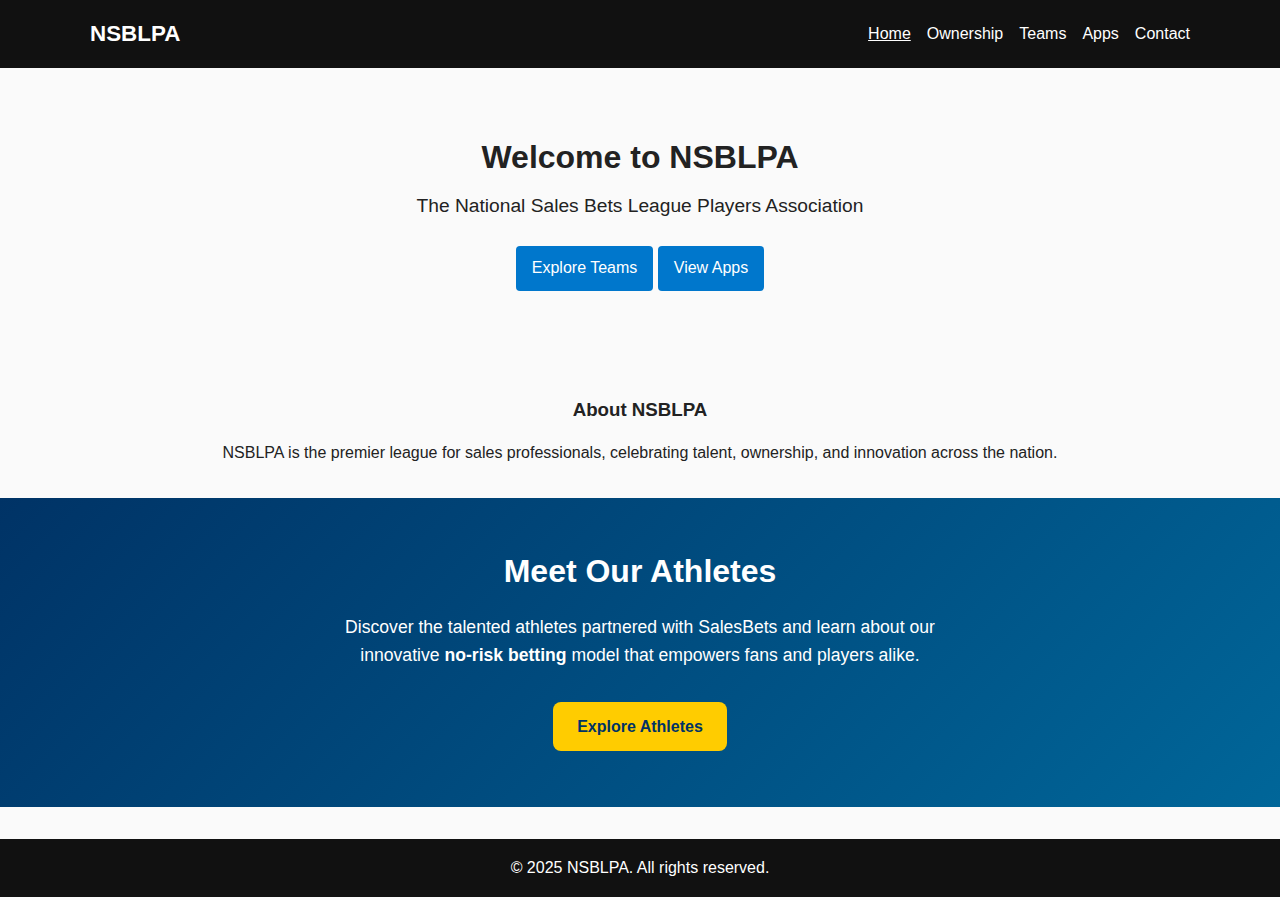
<file: index.html>
<!DOCTYPE html>
<html lang="en">
<head>
  <meta charset="UTF-8" />
  <meta name="viewport" content="width=device-width, initial-scale=1.0" />
  <title>NSBLPA - Home</title>
  <link rel="stylesheet" href="assets/styles.css" />
</head>
<body>
  <!-- Header / Navigation -->
  <header class="site-header">
    <div class="container flex-between">
        <h1 class="logo">NSBLPA</h1>

        <div class="mobile-menu" id="mobileMenu">
            &#x22EE;
        </div>

        <nav class="nav" id="navMenu">
        <ul>
            <li><a href="index.html" class="active">Home</a></li>
            <li><a href="ownership.html">Ownership</a></li>
            <li><a href="teams.html">Teams</a></li>
            <li><a href="apps.html">Apps</a></li>
            <li><a href="contact.html">Contact</a></li>
        </ul>
        </nav>
    </div>
  </header>

  <!-- Hero Section -->
  <section class="hero">
    <div class="container">
      <h2>Welcome to NSBLPA</h2>
      <p>The National Sales Bets League Players Association</p>
      <div class="hero-links">
        <a href="teams.html" class="btn">Explore Teams</a>
        <a href="apps.html" class="btn">View Apps</a>
      </div>
    </div>
  </section>

  <!-- Quick Intro -->
  <section class="intro container">
    <h3>About NSBLPA</h3>
    <p>
      NSBLPA is the premier league for sales professionals, celebrating 
      talent, ownership, and innovation across the nation.
    </p>
  </section>

   <!-- Athlete CTA Section -->
    <section class="athlete-cta">
      <h2>Meet Our Athletes</h2>
      <p>
        Discover the talented athletes partnered with SalesBets and learn about our 
        innovative <strong>no-risk betting</strong> model that empowers fans and players alike.
      </p>
      <a href="salesbets-athlete.html" class="btn">Explore Athletes</a>
    </section>

  <!-- Footer -->
  <footer class="site-footer">
    <div class="container">
      <p>&copy; 2025 NSBLPA. All rights reserved.</p>
    </div>
  </footer>
  <script src="assets/scripts.js"></script>
</body>
</html>
</file>
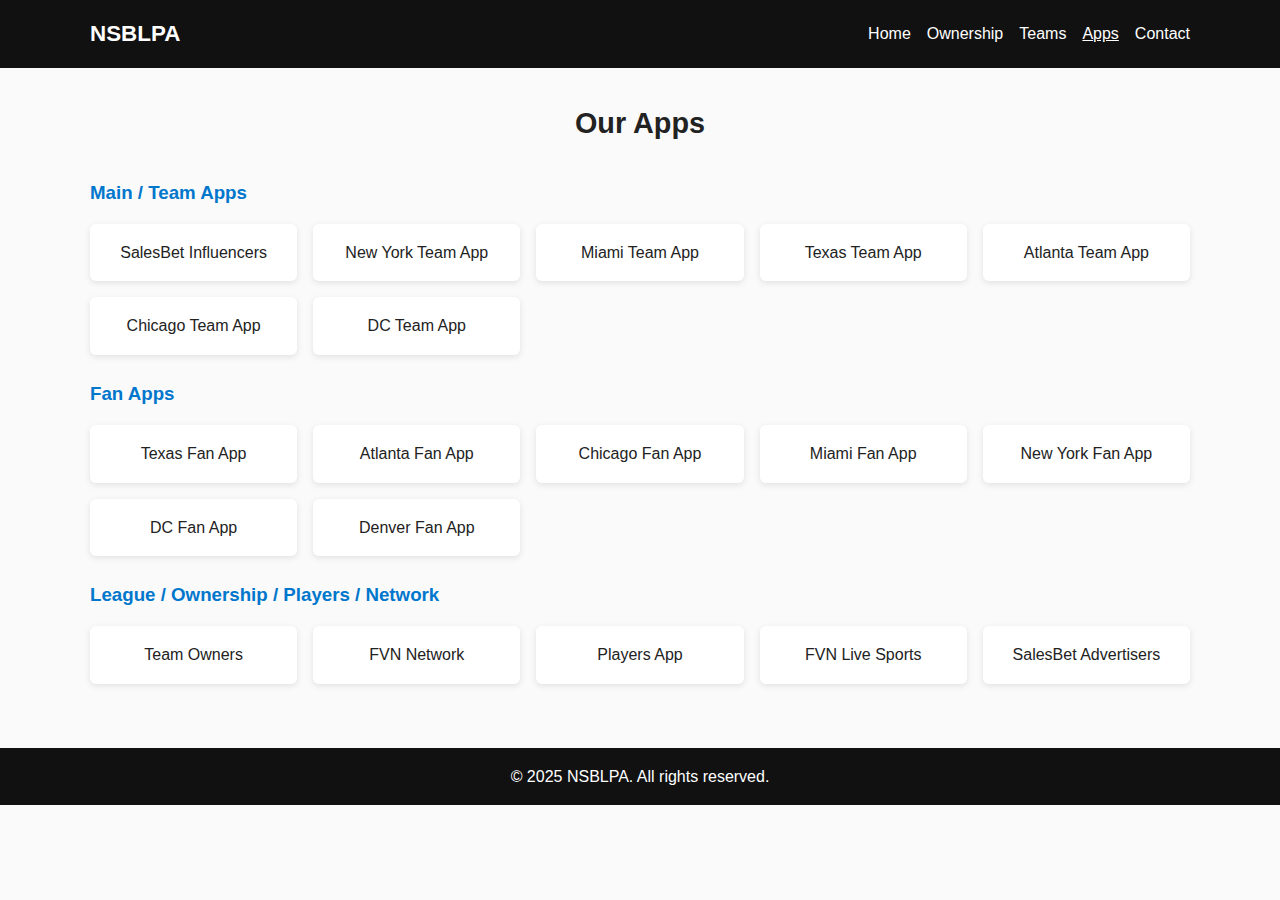
<file: apps.html>
<!DOCTYPE html>
<html lang="en">
<head>
  <meta charset="UTF-8" />
  <meta name="viewport" content="width=device-width, initial-scale=1.0" />
  <title>NSBLPA - Apps</title>
  <link rel="stylesheet" href="assets/styles.css" />
</head>
<body>
  <!-- Header -->
  <header class="site-header">
    <div class="container flex-between">
        <h1 class="logo">
            <a href="index.html">NSBLPA</a>
        </h1>

        <div class="mobile-menu" id="mobileMenu">
            &#x22EE;
        </div>

        <nav class="nav" id="navMenu">
        <ul>
            <li><a href="index.html">Home</a></li>
            <li><a href="ownership.html">Ownership</a></li>
            <li><a href="teams.html">Teams</a></li>
            <li><a href="apps.html" class="active">Apps</a></li>
            <li><a href="contact.html">Contact</a></li>
        </ul>
        </nav>
    </div>
  </header>

  <!-- Apps Section -->
  <section class="apps container">
    <h2>Our Apps</h2>

    <!-- Main / Team Apps -->
    <h3>Main / Team Apps</h3>
    <div class="app-grid">
      <a href="https://play.google.com/store/apps/details?id=com.salesbet.influencers" target="_blank" class="app-card">SalesBet Influencers</a>
      <a href="https://play.google.com/store/apps/details?id=com.nsblpa.newyork" target="_blank" class="app-card">New York Team App</a>
      <a href="https://play.google.com/store/apps/details?id=com.nsblpa.miami" target="_blank" class="app-card">Miami Team App</a>
      <a href="https://play.google.com/store/apps/details?id=com.nsblpa.texas" target="_blank" class="app-card">Texas Team App</a>
      <a href="https://play.google.com/store/apps/details?id=com.nsblpa.atlanta" target="_blank" class="app-card">Atlanta Team App</a>
      <a href="https://play.google.com/store/apps/details?id=com.nsblpa.chicago" target="_blank" class="app-card">Chicago Team App</a>
      <a href="https://play.google.com/store/apps/details?id=com.nsblpa.dc" target="_blank" class="app-card">DC Team App</a>
    </div>

    <!-- Fan Apps -->
    <h3>Fan Apps</h3>
    <div class="app-grid">
      <a href="https://play.google.com/store/apps/details?id=com.nsblpa.fan.texas" target="_blank" class="app-card">Texas Fan App</a>
      <a href="https://play.google.com/store/apps/details?id=com.nsblpa.fan.atlanta" target="_blank" class="app-card">Atlanta Fan App</a>
      <a href="https://play.google.com/store/apps/details?id=com.nsblpa.fan.chicago" target="_blank" class="app-card">Chicago Fan App</a>
      <a href="https://play.google.com/store/apps/details?id=com.nblpa.fan.miami" target="_blank" class="app-card">Miami Fan App</a>
      <a href="https://play.google.com/store/apps/details?id=com.nsblpa.fan.newyork" target="_blank" class="app-card">New York Fan App</a>
      <a href="https://play.google.com/store/apps/details?id=com.nsblpa.fan.dc" target="_blank" class="app-card">DC Fan App</a>
      <a href="https://play.google.com/store/apps/details?id=com.nsblpa.fan.denvers" target="_blank" class="app-card">Denver Fan App</a>
    </div>

    <!-- League / Ownership / Players / Network -->
    <h3>League / Ownership / Players / Network</h3>
    <div class="app-grid">
      <a href="https://play.google.com/store/apps/details?id=com.nsblpa.team_owners" target="_blank" class="app-card">Team Owners</a>
      <a href="https://play.google.com/store/apps/details?id=com.fvn.network" target="_blank" class="app-card">FVN Network</a>
      <a href="https://play.google.com/store/apps/details?id=com.nsblpa.playersapp" target="_blank" class="app-card">Players App</a>
      <a href="https://play.google.com/store/apps/details?id=com.fvn.livesports" target="_blank" class="app-card">FVN Live Sports</a>
      <a href="https://play.google.com/store/apps/details?id=com.salesbet.advertisers" target="_blank" class="app-card">SalesBet Advertisers</a>
    </div>
  </section>

  <!-- Footer -->
  <footer class="site-footer">
    <div class="container">
      <p>&copy; 2025 NSBLPA. All rights reserved.</p>
    </div>
  </footer>
  <script src="assets/scripts.js"></script>
</body>
</html>
</file>
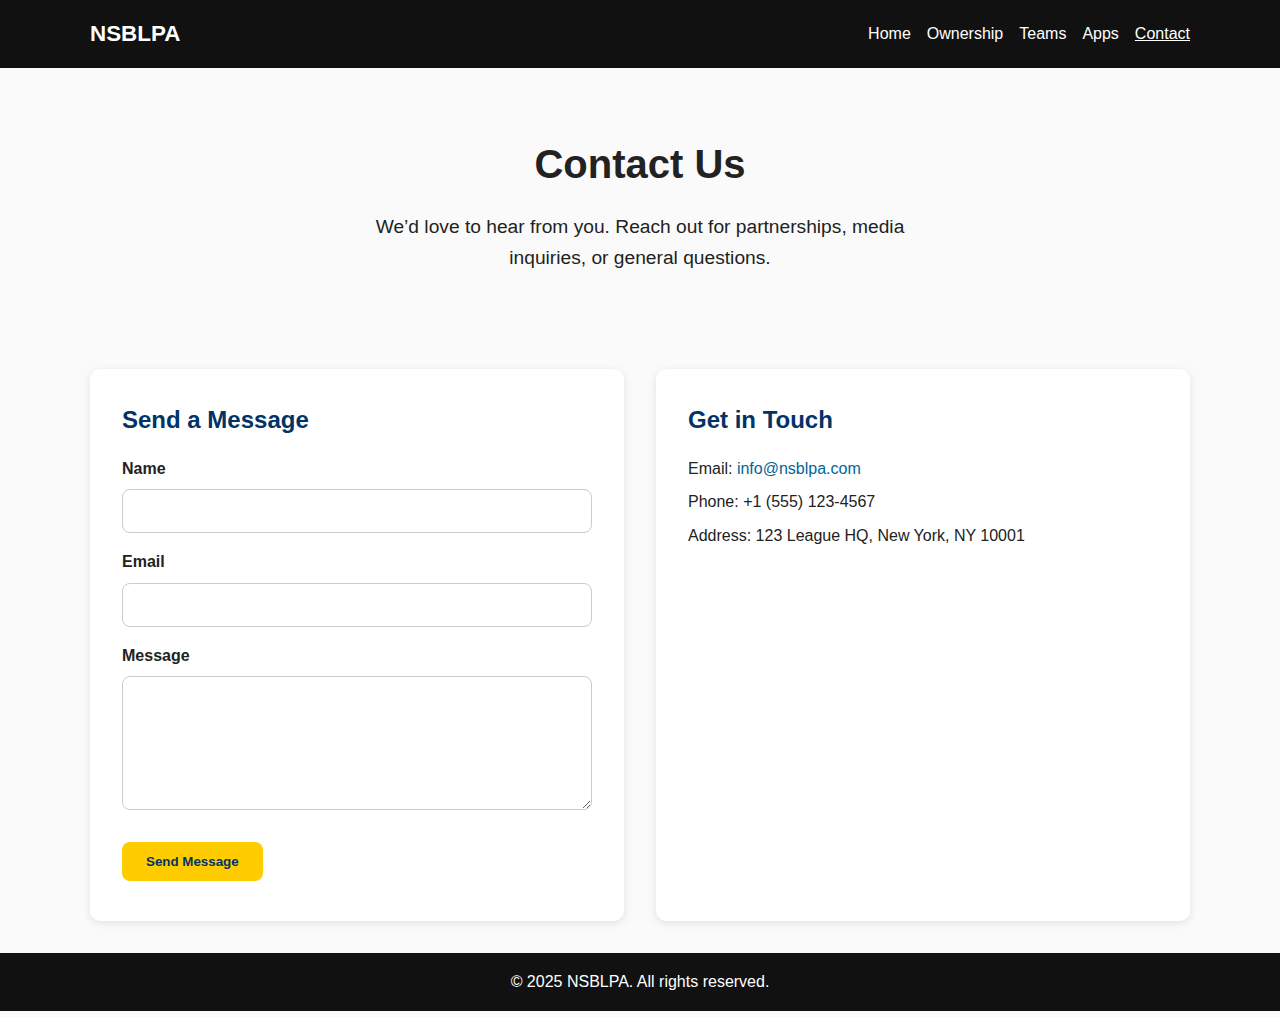
<file: contact.html>
<!DOCTYPE html>
<html lang="en">
<head>
  <meta charset="UTF-8" />
  <meta name="viewport" content="width=device-width, initial-scale=1.0" />
  <title>NSBLPA - Contact</title>
  <link rel="stylesheet" href="assets/styles.css" />
</head>
<body>
  <!-- Header -->
  <header class="site-header">
    <div class="container flex-between">
        <h1 class="logo">
            <a href="index.html">NSBLPA</a>
        </h1>

        <div class="mobile-menu" id="mobileMenu">
            &#x22EE;
        </div>

        <nav class="nav" id="navMenu">
        <ul>
            <li><a href="index.html">Home</a></li>
            <li><a href="ownership.html">Ownership</a></li>
            <li><a href="teams.html">Teams</a></li>
            <li><a href="apps.html">Apps</a></li>
            <li><a href="contact.html" class="active">Contact</a></li>
        </ul>
        </nav>
    </div>
  </header>

  <!-- Hero -->
  <section class="hero">
    <div class="container">
      <h1>Contact Us</h1>
      <p>We’d love to hear from you. Reach out for partnerships, media inquiries, or general questions.</p>
    </div>
  </section>

  <!-- Contact Section -->
  <section class="contact container">
    <div class="contact-wrapper">
      <!-- Contact Form -->
      <div class="contact-form">
        <h2>Send a Message</h2>
        <form action="send-message.php" method="POST">
          <label for="name">Name</label>
          <input type="text" id="name" name="name" required />

          <label for="email">Email</label>
          <input type="email" id="email" name="email" required />

          <label for="message">Message</label>
          <textarea id="message" name="message" rows="6" required></textarea>

          <button type="submit" class="btn">Send Message</button>
        </form>
      </div>

      <!-- Contact Info -->
      <div class="contact-info">
        <h2>Get in Touch</h2>
        <p>Email: <a href="mailto:info@nsblpa.com">info@nsblpa.com</a></p>
        <p>Phone: +1 (555) 123-4567</p>
        <p>Address: 123 League HQ, New York, NY 10001</p>
      </div>
    </div>
  </section>

  <!-- Footer -->
  <footer class="site-footer">
    <div class="container">
      <p>&copy; 2025 NSBLPA. All rights reserved.</p>
    </div>
  </footer>
  <script src="assets/scripts.js"></script>
</body>
</html>
</file>
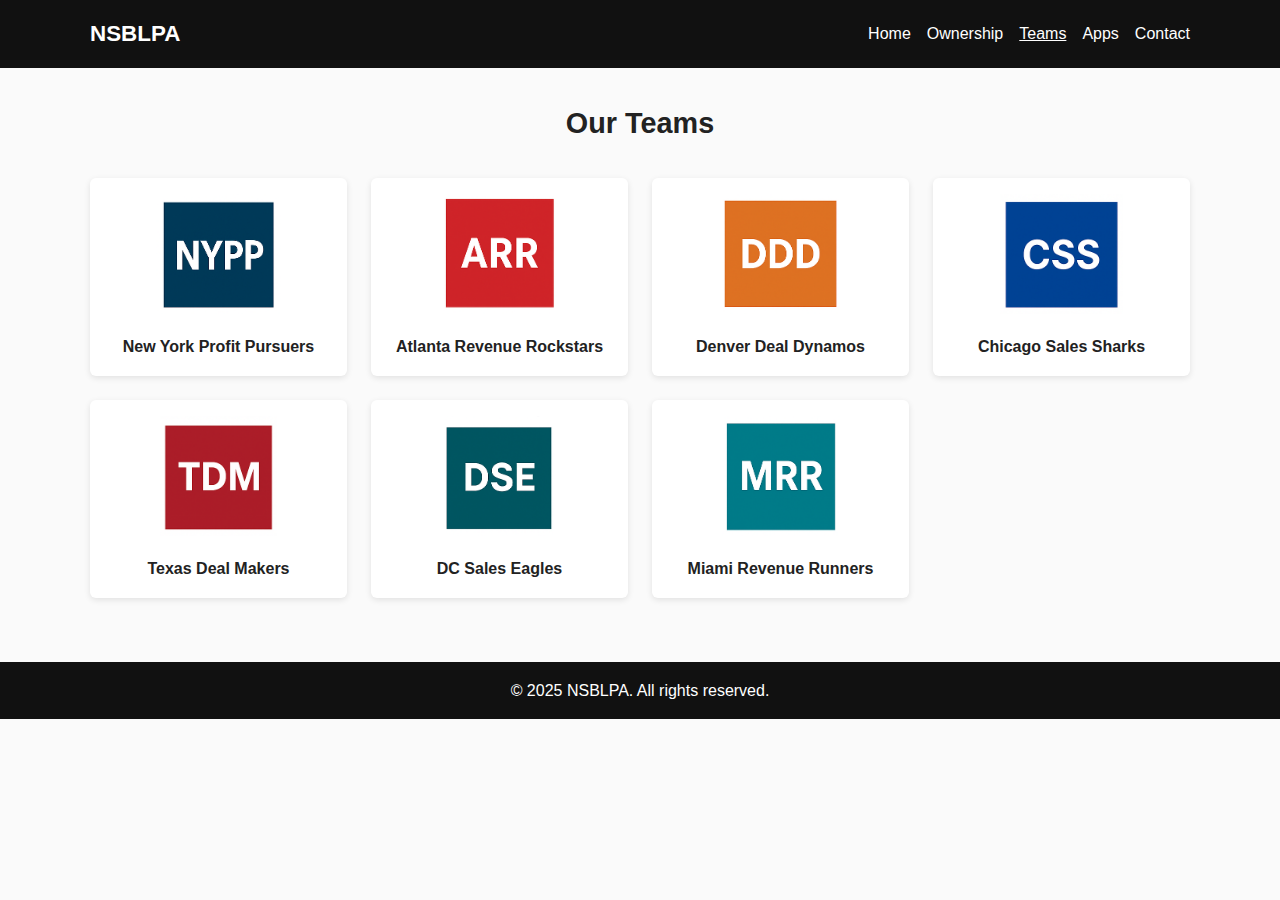
<file: teams.html>
<!DOCTYPE html>
<html lang="en">
<head>
  <meta charset="UTF-8" />
  <meta name="viewport" content="width=device-width, initial-scale=1.0" />
  <title>NSBLPA - Teams</title>
  <link rel="stylesheet" href="assets/styles.css" />
</head>
<body>
  <!-- Header -->
  <header class="site-header">
    <div class="container flex-between">
        <h1 class="logo">
            <a href="index.html">NSBLPA</a>
        </h1>

        <div class="mobile-menu" id="mobileMenu">
            &#x22EE;
        </div>

        <nav class="nav" id="navMenu">
        <ul>
            <li><a href="index.html">Home</a></li>
            <li><a href="ownership.html">Ownership</a></li>
            <li><a href="teams.html" class="active">Teams</a></li>
            <li><a href="apps.html">Apps</a></li>
            <li><a href="contact.html">Contact</a></li>
        </ul>
        </nav>
    </div>
  </header>

  <!-- Teams Section -->
  <section class="teams container">
    <h2>Our Teams</h2>
    <div class="team-grid">
      <a href="https://newyorkprofitpursuers.com/" target="_blank" class="team-card">
        <img src="assets/images/logos/newyork.png" alt="New York Profit Pursuers" />
        <h3>New York Profit Pursuers</h3>
      </a>

      <a href="https://atlantarevenuerockstars.com/" target="_blank" class="team-card">
        <img src="assets/images/logos/atlanta.png" alt="Atlanta Revenue Rockstars" />
        <h3>Atlanta Revenue Rockstars</h3>
      </a>

      <a href="https://denverdealdynamos.com/" target="_blank" class="team-card">
        <img src="assets/images/logos/denver.png" alt="Denver Deal Dynamos" />
        <h3>Denver Deal Dynamos</h3>
      </a>

      <a href="https://chicagosalessharks.com/" target="_blank" class="team-card">
        <img src="assets/images/logos/chicago.png" alt="Chicago Sales Sharks" />
        <h3>Chicago Sales Sharks</h3>
      </a>

      <a href="https://texasdealmakersteam.com/" target="_blank" class="team-card">
        <img src="assets/images/logos/texas.png" alt="Texas Deal Makers" />
        <h3>Texas Deal Makers</h3>
      </a>

      <a href="https://dcsaleseagles.com/" target="_blank" class="team-card">
        <img src="assets/images/logos/dc.png" alt="DC Sales Eagles" />
        <h3>DC Sales Eagles</h3>
      </a>

      <a href="https://miamirevenuerunners.com/" target="_blank" class="team-card">
        <img src="assets/images/logos/miami.png" alt="Miami Revenue Runners" />
        <h3>Miami Revenue Runners</h3>
      </a>
    </div>
  </section>

  <!-- Footer -->
  <footer class="site-footer">
    <div class="container">
      <p>&copy; 2025 NSBLPA. All rights reserved.</p>
    </div>
  </footer>
  <script src="assets/scripts.js"></script>
</body>
</html>
</file>
<file: assets/styles.css>
/* Reset / Base */
* {
  margin: 0;
  padding: 0;
  box-sizing: border-box;
}

body {
  font-family: Arial, sans-serif;
  line-height: 1.6;
  color: #222;
  background: #fafafa;
}

/* Utility */
.container {
  width: 90%;
  max-width: 1100px;
  margin: 0 auto;
}

.flex-between {
  display: flex;
  justify-content: space-between;
  align-items: center;
}

.btn {
  display: inline-block;
  padding: 0.6rem 1rem;
  margin: 0.5rem 0;
  background: #0077cc;
  color: #fff;
  text-decoration: none;
  border-radius: 4px;
  transition: background 0.3s;
}
.btn:hover {
  background: #005fa3;
}

/* Header */
.site-header {
  background: #111;
  color: #fff;
  padding: 1rem 0;
}
.site-header .logo {
  font-size: 1.4rem;
}
.site-header ul {
  list-style: none;
  display: flex;
  gap: 1rem;
}
.site-header a {
  color: #fff;
  text-decoration: none;
}
.site-header a.active,
.site-header a:hover {
  text-decoration: underline;
}

.site-header .container {
  display: flex;
  justify-content: space-between;
  align-items: center;
}
.nav ul {
  list-style: none;
  display: flex;
  gap: 1rem;
  margin: 0;
  padding: 0;
}
.nav ul li a {
  color: #fff;
  text-decoration: none;
}
.logo {
  margin: 0;
}

.mobile-menu {
  display: none;
  font-size: 2rem;
  cursor: pointer;
}
/* Hero */
.hero {
  padding: 4rem 0;
  text-align: center;
}
.hero h2 {
  font-size: 2rem;
  margin-bottom: 0.5rem;
}
.hero-links {
  margin-top: 1rem;
}
.hero h1 {
  font-size: 2.5rem;
  margin-bottom: 1rem;
}
.hero p {
  font-size: 1.2rem;
  max-width: 600px;
  margin: 0 auto;
}

/* Sections */
.intro,
.athlete-preview {
  padding: 2rem 0;
  text-align: center;
}
.intro h3,
.athlete-preview h3 {
  margin-bottom: 1rem;
}

/* Footer */
.site-footer {
  background: #111;
  color: #fff;
  text-align: center;
  padding: 1rem 0;
  margin-top: 2rem;
}

/* Responsive */
@media (max-width: 768px) {
  .nav {
    display: none; /* hide menu by default */
    position: absolute;
    top: 60px; /* below header */
    right: 10px;
    background: #333;
    padding: 1rem;
    border-radius: 5px;
  }
  .nav ul {
    flex-direction: column;
    gap: 0.5rem;
  }
  .nav.show {
    display: block;
  }
  .mobile-menu {
    display: block;
  }
  .site-header ul {
    flex-direction: column;
    gap: 0.5rem;
  }
  .hero {
    padding: 2rem 1rem;
  }
}

/* Teams Grid */
.teams {
  padding: 2rem 0;
  text-align: center;
}

.teams h2 {
  margin-bottom: 2rem;
  font-size: 1.8rem;
}

.team-grid {
  display: grid;
  grid-template-columns: repeat(auto-fit, minmax(220px, 1fr));
  gap: 1.5rem;
}

.team-card {
  background: #fff;
  padding: 1rem;
  border-radius: 6px;
  text-decoration: none;
  color: #222;
  box-shadow: 0 2px 6px rgba(0,0,0,0.1);
  transition: transform 0.3s, box-shadow 0.3s;
}
.team-card img {
  max-width: 100%;
  height: 120px;
  object-fit: contain;
  margin-bottom: 0.8rem;
}
.team-card h3 {
  font-size: 1rem;
}
.team-card:hover {
  transform: translateY(-5px);
  box-shadow: 0 4px 12px rgba(0,0,0,0.15);
}

/* Apps Page */
.apps {
  padding: 2rem 0;
}

.apps h2 {
  text-align: center;
  margin-bottom: 2rem;
  font-size: 1.8rem;
}

.apps h3 {
  margin: 1.5rem 0 1rem;
  color: #0077cc;
}

.app-grid {
  display: grid;
  grid-template-columns: repeat(auto-fit, minmax(180px, 1fr));
  gap: 1rem;
}

.app-card {
  display: block;
  padding: 1rem;
  background: #fff;
  border-radius: 6px;
  text-decoration: none;
  color: #222;
  font-weight: 500;
  box-shadow: 0 2px 6px rgba(0,0,0,0.1);
  text-align: center;
  transition: transform 0.3s, box-shadow 0.3s;
}

.app-card:hover {
  transform: translateY(-3px);
  box-shadow: 0 4px 12px rgba(0,0,0,0.15);
}

/* Athlete Page Styles */
.athletes {
  padding: 2rem;
  text-align: center;
}

.athlete-grid {
  display: grid;
  grid-template-columns: repeat(auto-fit, minmax(220px, 1fr));
  gap: 1.5rem;
  margin-top: 1rem;
}

.athlete-card {
  background: #fff;
  padding: 1rem;
  border-radius: 10px;
  box-shadow: 0 2px 8px rgba(0,0,0,0.1);
}

.athlete-card img {
  width: 100%;
  border-radius: 10px;
}

.explanation {
  padding: 2rem;
  background: #f9f9f9;
  border-top: 2px solid #eee;
}

.explanation ul {
  margin: 1rem 0;
  padding-left: 1.5rem;
  text-align: left;
}

/* Athlete CTA Section */
.athlete-cta {
  padding: 3rem 2rem;
  text-align: center;
  background: linear-gradient(135deg, #003366, #006699);
  color: #fff;
}

.athlete-cta h2 {
  font-size: 2rem;
  margin-bottom: 1rem;
}

.athlete-cta p {
  max-width: 600px;
  margin: 0 auto 1.5rem;
  font-size: 1.1rem;
}

.athlete-cta .btn {
  display: inline-block;
  padding: 0.75rem 1.5rem;
  background: #ffcc00;
  color: #003366;
  font-weight: bold;
  border-radius: 8px;
  text-decoration: none;
  transition: background 0.3s ease;
}

.athlete-cta .btn:hover {
  background: #e6b800;
}

/* Ownership Page */
.mission {
  padding: 2rem;
  text-align: center;
  background: #f9f9f9;
}

.owners {
  padding: 2rem;
  text-align: center;
}

.owner-grid {
  display: grid;
  grid-template-columns: repeat(auto-fit, minmax(220px, 1fr));
  gap: 1.5rem;
  margin-top: 1.5rem;
}

.owner-card {
  background: #fff;
  padding: 1rem;
  border-radius: 10px;
  box-shadow: 0 2px 8px rgba(0,0,0,0.1);
}

.owner-card img {
  width: 100%;
  border-radius: 10px;
  margin-bottom: 1rem;
}

.cta {
  padding: 3rem 2rem;
  text-align: center;
  background: linear-gradient(135deg, #222, #444);
  color: #fff;
}

.cta .btn {
  background: #ffcc00;
  color: #222;
  padding: 0.75rem 1.5rem;
  border-radius: 8px;
  font-weight: bold;
  text-decoration: none;
  display: inline-block;
  margin-top: 1rem;
  transition: background 0.3s ease;
}

.cta .btn:hover {
  background: #e6b800;
}

/* Contact Page */
.contact-wrapper {
  display: flex;
  flex-wrap: wrap;
  gap: 2rem;
  margin: 2rem 0;
}

.contact-form, .contact-info {
  flex: 1 1 300px;
  background: #fff;
  padding: 2rem;
  border-radius: 10px;
  box-shadow: 0 2px 8px rgba(0,0,0,0.1);
}

.contact-form h2, .contact-info h2 {
  margin-bottom: 1rem;
  color: #003366;
}

.contact-form label {
  display: block;
  margin-top: 1rem;
  font-weight: 600;
}

.contact-form input,
.contact-form textarea {
  width: 100%;
  padding: 0.75rem;
  margin-top: 0.5rem;
  border: 1px solid #ccc;
  border-radius: 8px;
  font-size: 1rem;
}

.contact-form textarea {
  resize: vertical;
}

.contact-form .btn {
  margin-top: 1.5rem;
  padding: 0.75rem 1.5rem;
  background: #ffcc00;
  color: #003366;
  border: none;
  border-radius: 8px;
  font-weight: bold;
  cursor: pointer;
  transition: background 0.3s ease;
}

.contact-form .btn:hover {
  background: #e6b800;
}

.contact-info p {
  margin: 0.5rem 0;
  font-size: 1rem;
}

.contact-info a {
  color: #006699;
  text-decoration: none;
}

.contact-info a:hover {
  text-decoration: underline;
}

/* Responsive */
@media (max-width: 768px) {
  .contact-wrapper {
    flex-direction: column;
  }
}

/* Contact Confirmation */
.contact-confirmation {
  text-align: center;
  padding: 3rem 1rem;
}

.message {
  display: inline-block;
  max-width: 600px;
  background: #fff;
  padding: 2rem;
  border-radius: 10px;
  box-shadow: 0 2px 10px rgba(0,0,0,0.1);
}

.message h2 {
  color: #003366;
  margin-bottom: 1rem;
}

.message p {
  font-size: 1rem;
  margin-bottom: 1rem;
}

.message .message-details {
  text-align: left;
  margin-top: 1rem;
  background: #f9f9f9;
  padding: 1rem;
  border-radius: 8px;
  font-size: 0.95rem;
}

.message.success {
  border-left: 5px solid #28a745;
}

.message.error {
  border-left: 5px solid #dc3545;
}

.message .btn {
  margin-top: 1.5rem;
  display: inline-block;
  padding: 0.75rem 1.5rem;
  background: #ffcc00;
  color: #003366;
  border-radius: 8px;
  font-weight: bold;
  text-decoration: none;
  transition: background 0.3s ease;
}

.message .btn:hover {
  background: #e6b800;
}

.logo a {
  text-decoration: none;
  color: inherit;
}
</file>
